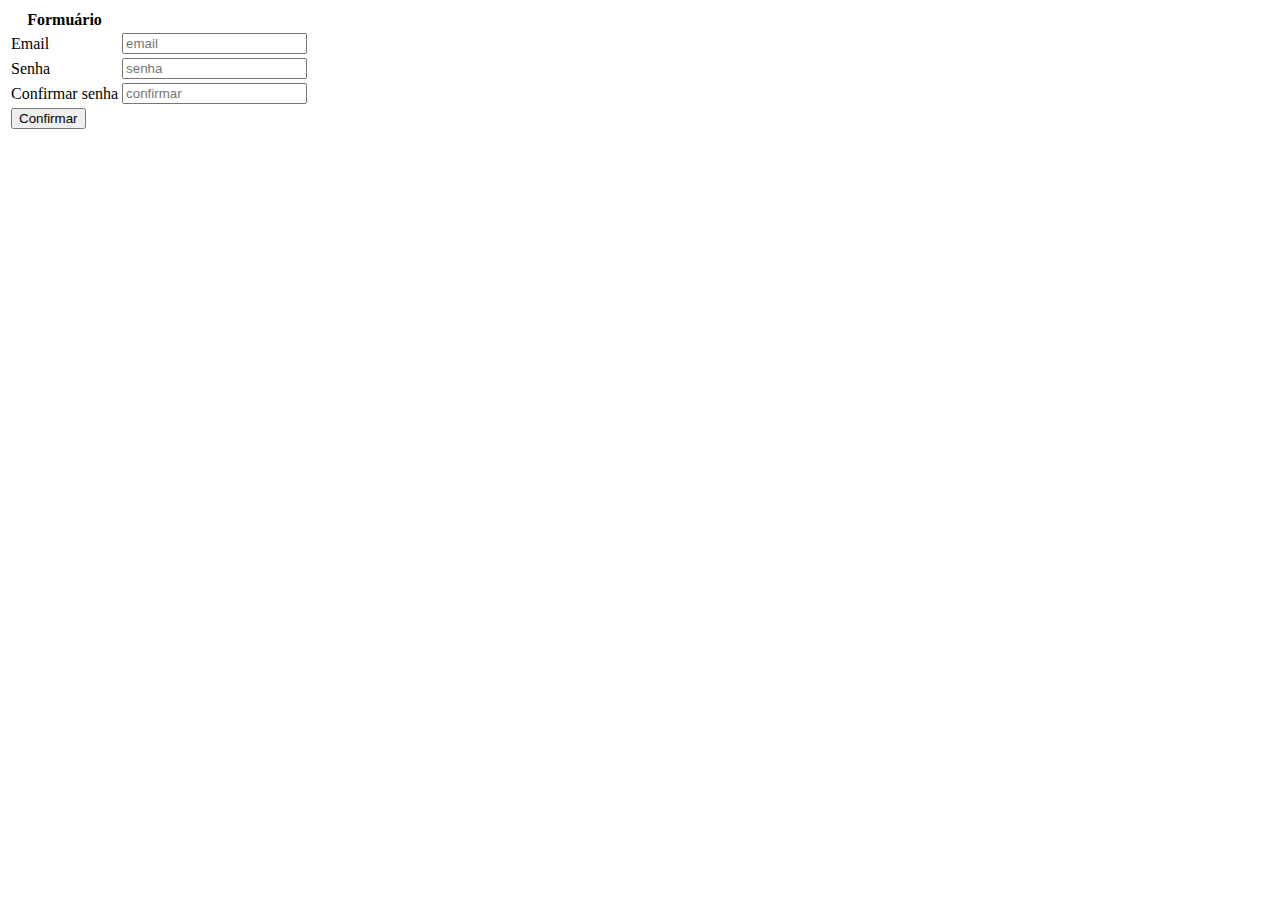
<file: index.html>
<!DOCTYPE html>
<html lang="en">
<head>
    <meta charset="UTF-8">
    <meta http-equiv="X-UA-Compatible" content="IE=edge">
    <meta name="viewport" content="width=device-width, initial-scale=1.0">
    <title>Document</title>
</head>
<body>
    <form action="./login.html">
        <table>
            <tr>
                <th>Formuário</th>
            </tr>
            <tr>
                <td><label for="email">Email</label></td>
                <td><input type="email" name="email" id="email" placeholder="email" required="true"></td>
            </tr>
            <tr>
                <td><label for="senha">Senha</label></td></td>
                <td><input type="password" name="senha" id="senha" placeholder="senha" required="true"></td>
            </tr>
            <tr>
                <td><label for="confirmar">Confirmar senha</label></td>
                <td><input type="password" name="confirmar" id="confirmar" placeholder="confirmar" required="true"></td>
            </tr>
            <tr>
                <td>
                    <input type="submit" id="login" name="login" value="Confirmar" >
                </td>
            </tr>
        </table>
    </form>
</body>
</html>
</file>
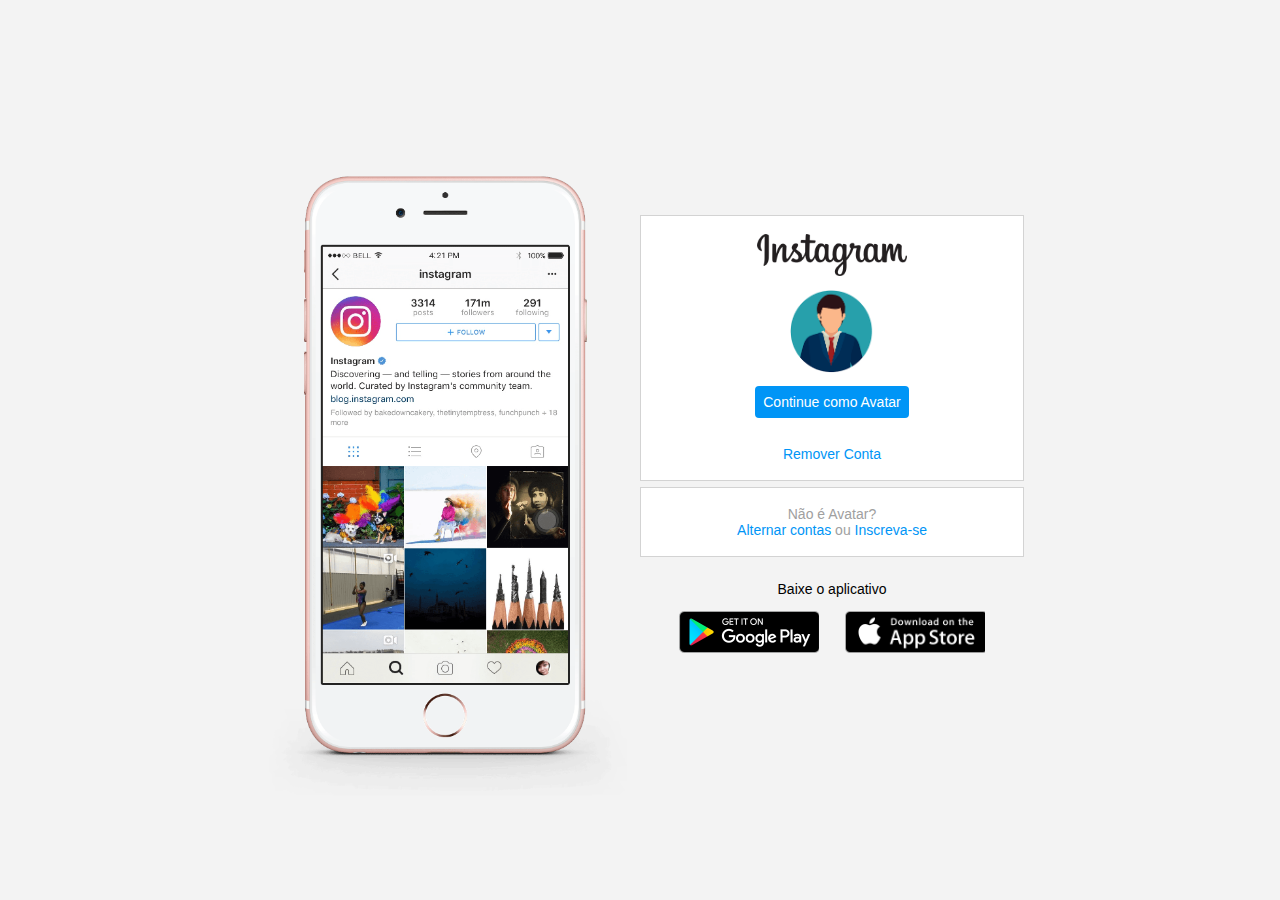
<file: Projeto-Ins/index.html>
<!DOCTYPE html>
<html lang="pt-br">
<head>
    <meta charset="UTF-8">
    <meta http-equiv="X-UA-Compatible" content="IE=edge">
    <meta name="viewport" content="width=device-width, initial-scale=1.0">
    <title>Instagram</title>
    <link rel="icon" href="./img/favicon.webp" type="image/x-icon">
    <link rel="stylesheet" href="style.css">
</head>
<body>
    
    <div class="container">

        <div class="phone">
            <img src="./img/instagram-celular.png" alt="Celular">
        </div>

        <div class="continue">

            <div class="continue__group">
                
                <img src="./img/instagram-logo.png" class="instagram-logo" alt="Instagram logo">
                
                <div class="profile-photo">
                    <img src="./img/avatar.png" alt="Profile">
                </div>

                <a href="#" class="continue__login">Continue como Avatar</a>
                <a href="#" class="continue__logout">Remover Conta</a>                
            </div>

            <div class="continue__group">

                <p class="continue__not-account">Não é Avatar?</p>

                <p class="continue__not-account">
                    
                    <span class="continue__link">Alternar contas</span>
                    ou
                    <span class="continue__link">Inscreva-se</span>
                </p>
            </div>

            <div class="app">

                <p class="app__get"> Baixe o aplicativo</p>

                <div class="app__download">
                    <a href="" class="app__platform"></a>
                    <a href="" class="app__platform"></a>
                </div>


            </div>

        </div>

    </div>
</body>
</html>
</file>
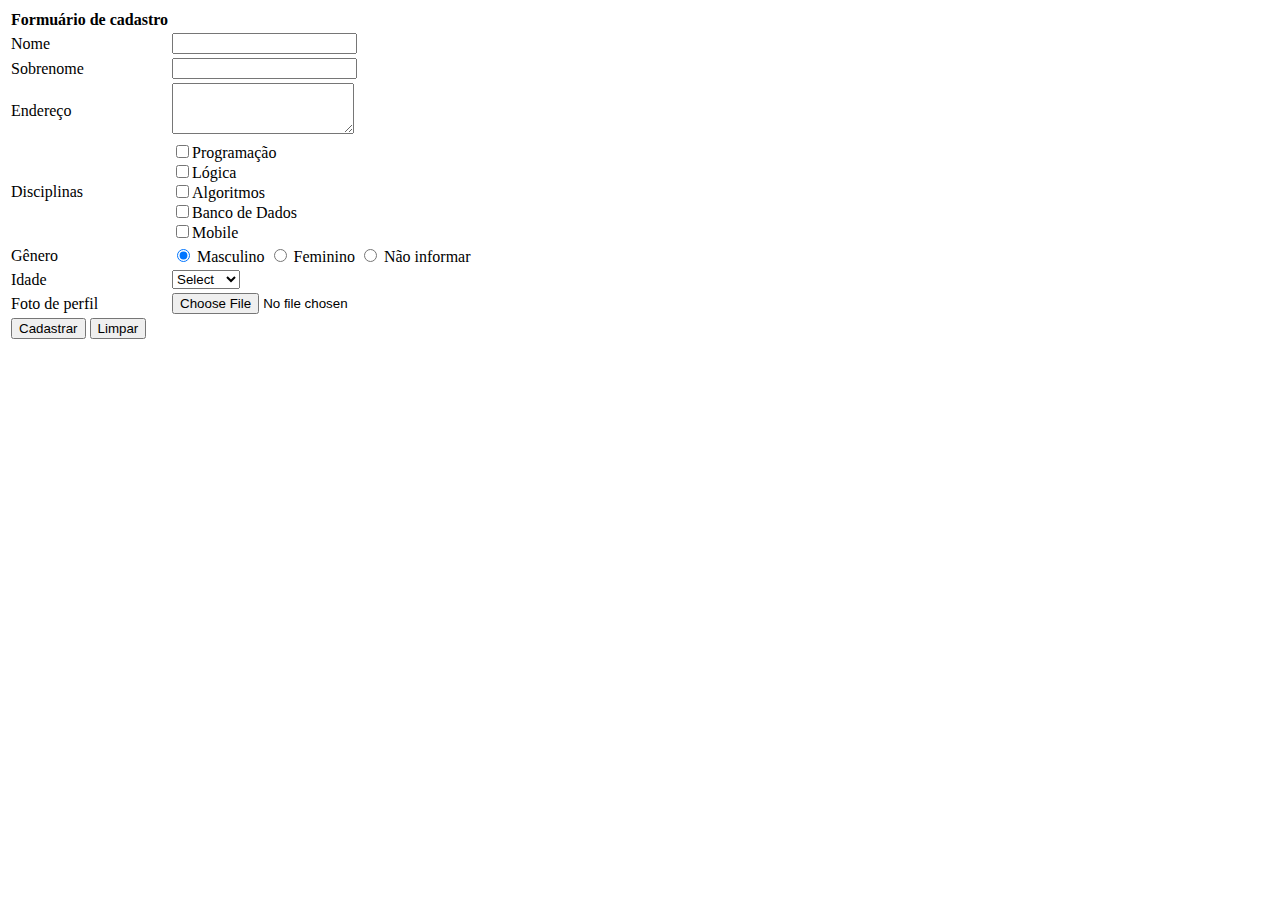
<file: desafio.html>
<!DOCTYPE html>
<html lang="en">
<head>
    <meta charset="UTF-8">
    <meta http-equiv="X-UA-Compatible" content="IE=edge">
    <meta name="viewport" content="width=device-width, initial-scale=1.0">
    <title>Document</title>
</head>
<body>
    <form>
        <table>
            <tr>
                <th>Formuário de cadastro</th>
            </tr>
            <tr>
                <td><label for="nome">Nome</label></td>
                <td><input name="nome" id="nome" type="text" required="true"/></td>
            </tr>
            <tr>
                <td><label for="sobrenome">Sobrenome</label></td>
                <td><input name="sobrenome" id="sobrenome" type="text" required="true"/></td>
            </tr>

            <tr>
                <td><label for="endereco">Endereço</label></td>
                <td><textarea rows="3" id="endereco" name="endereco" required="true"></textarea></td>
            </tr>

            <tr>
                <td><label for="disciplinas">Disciplinas</label></td>
                <td>
                    <input type="checkbox" />Programação <br />
                    <input type="checkbox" />Lógica<br />
                    <input type="checkbox" />Algoritmos<br />
                    <input type="checkbox" />Banco de Dados<br />
                    <input type="checkbox" />Mobile
                </td>
            </tr>

            <tr>
                <td><label for="genero">Gênero</label></td>
                <td>
                    <input type="radio" name="s1" id="m" checked="true" /> <label >Masculino</label>
                    <input type="radio" name="s1" id="f" /> <label >Feminino</label>
                    <input type="radio" name="s1" id="n"/> <label >Não informar</label>
                </td>
            </tr>

            <tr>
                <td><label for="idade">Idade</label></td>
                <td>
                    <select id="idade" name="idade">
                        <option value="">Select</option>
                        <option value="c">Criança</option>
                        <option value="a">Adulto</option>
                        <option value="i">Idoso</option>
                    </select>
                </td>
            </tr>

            <tr>
                <td><label for="picture">Foto de perfil</label></td>
                <td><input id="picture" type="file" name="picture"required="true"/></td>
            </tr>

            <tr>
                <td colspan="2">
                    <input type="button" value="Cadastrar" name="cadastrar" id="cadastrar" />
                    <input type="reset" value="Limpar" name="limpar" id="cadastrar"/>
                </td>
            </tr>
        </table>
        </form>
</body>
</html>
</file>
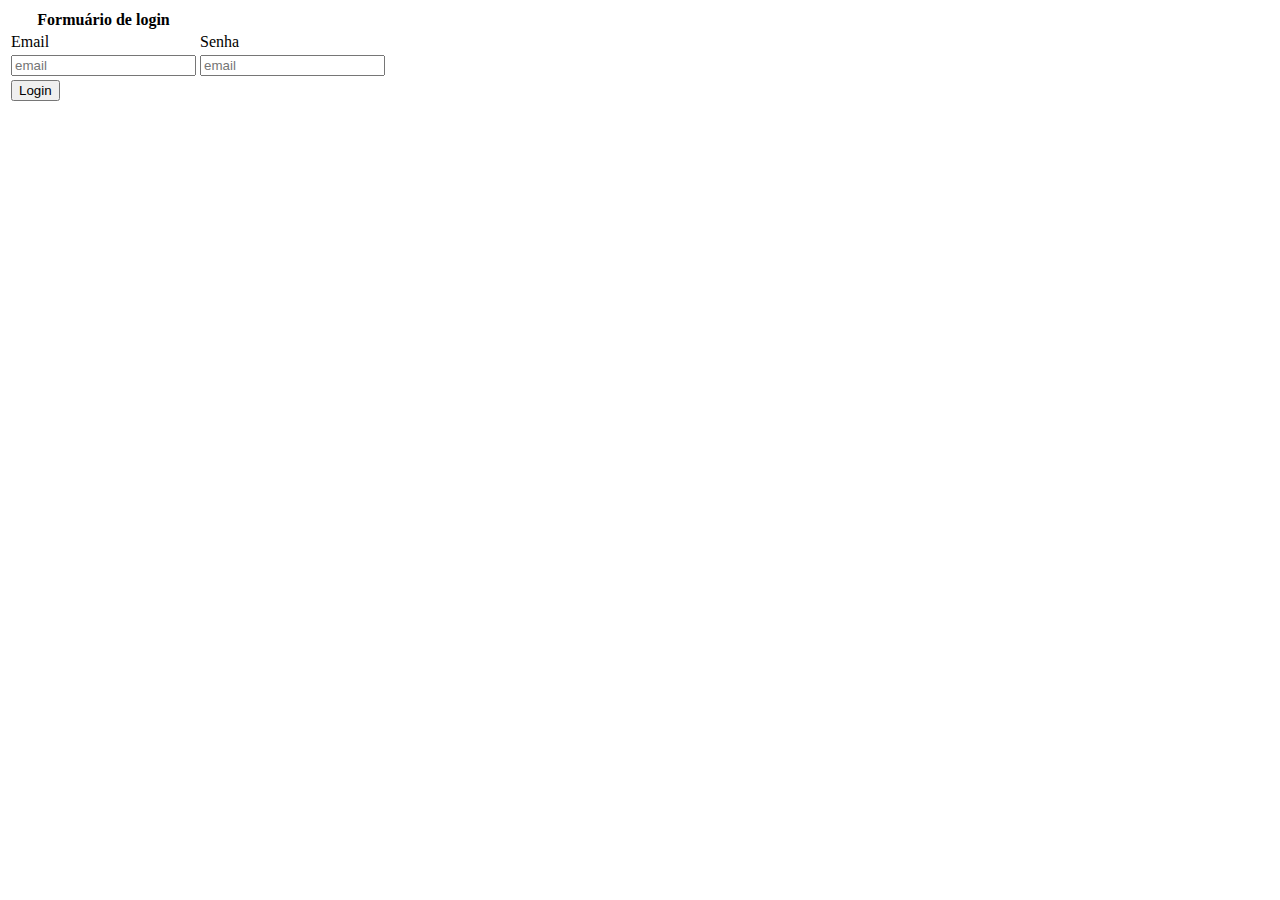
<file: login.html>
<!DOCTYPE html>
<html lang="en">
<head>
    <meta charset="UTF-8">
    <meta http-equiv="X-UA-Compatible" content="IE=edge">
    <meta name="viewport" content="width=device-width, initial-scale=1.0">
    <title>Document</title>
</head>
<body>
    <form action="./formulario.html">
        <table>
            <tr>
                <th>Formuário de login</th>
            </tr>
            <tr>
                <td><label for="email">Email</label></td>
                <td><label for="senha">Senha</label></td>
            </tr>
            <tr>
                <td><input type="email" id="email" name="email" placeholder="email" required="true"></td>
                <td><input type="password" name="email" id="email" placeholder="email" required="true"></td>
            </tr>
            <tr>
                <td><input type="submit" id="login" name="login" value="Login" ></td>
            </tr>
        </table>
    </form>
</body>
</html>
</file>
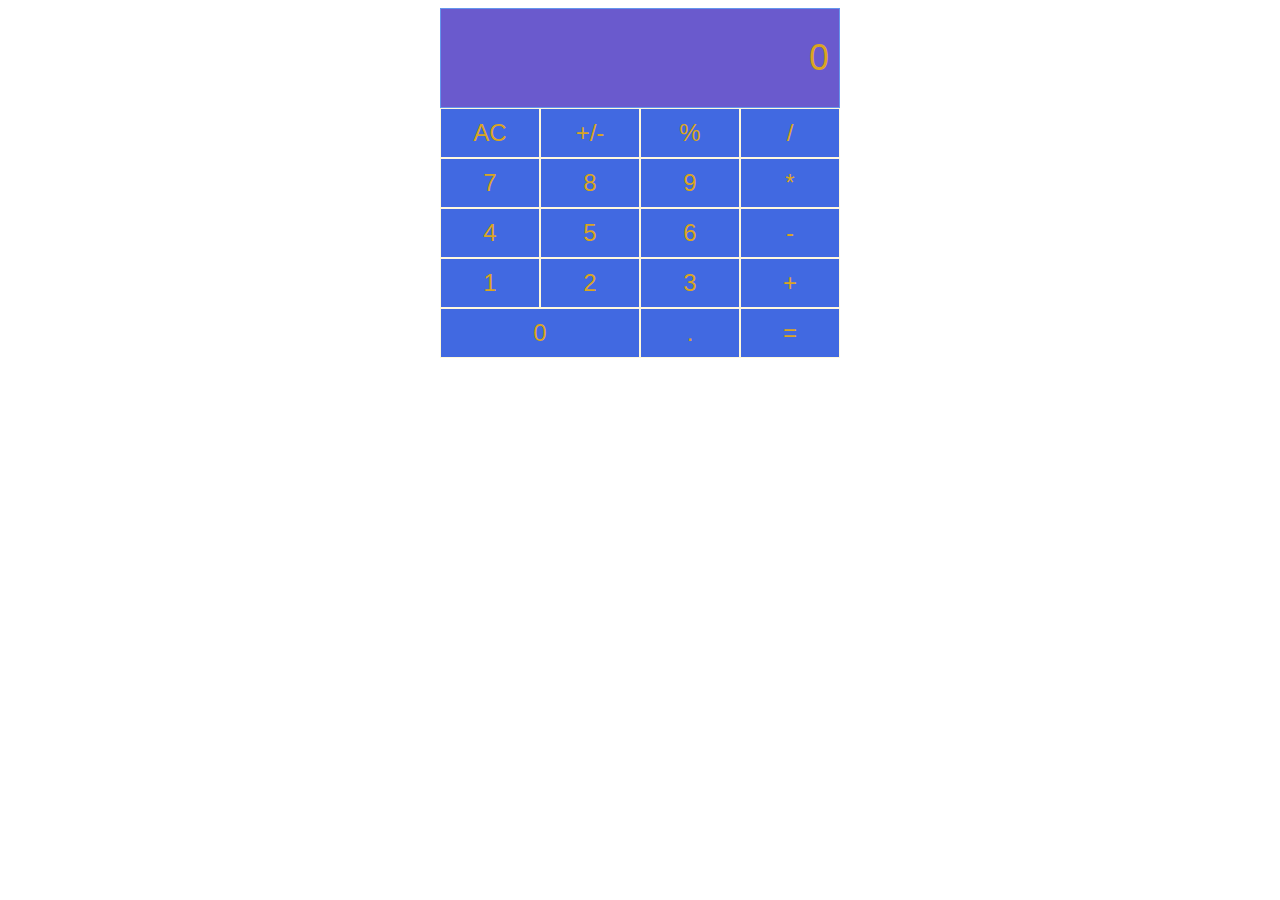
<file: Calculadora/calculadora.html>
<!DOCTYPE html>
<html lang="pt-br">
<head>
    <meta charset="UTF-8">
    <meta http-equiv="X-UA-Compatible" content="IE=edge">
    <meta name="viewport" content="width=device-width, initial-scale=1.0">
    <title>Calculadora</title>
    <link rel="stylesheet" href="estilos.css">
</head>
<body>
    <div class="container">

        <div class="result">
            0
        </div>

        <div class="buttons">
            
            <span class="button resetBtn">
                AC
            </span>
            
            <span class="button negative operator">
                +/-
            </span>

            <span class="button operator percent">
                %
            </span>

            <span class="button operator">
                /
            </span>

            <span class="button number">
                7
            </span>

            <span class="button number">
                8
            </span>

            <span class="button number">
                9
            </span>

            <span class="button operator">
                *
            </span>
            
            <span class="button number">
                4
            </span>

            <span class="button number">
                5
            </span>

            <span class="button number">
                6
            </span>
            
            <span class="button operator">
                -
            </span>

            <span class="button number">
                1
            </span>

            <span class="button number">
                2
            </span>

            <span class="button number">
                3
            </span>

            <span class="button operator">
                +
            </span>

            <span class="button number zero">
                0
            </span>

            <span class="button number dot">
                .
            </span>

            <span class="button operator">
                =
            </span>


        </div>
    </div>
</body>
<script src="calculadora.js"></script>
</html>
</file>
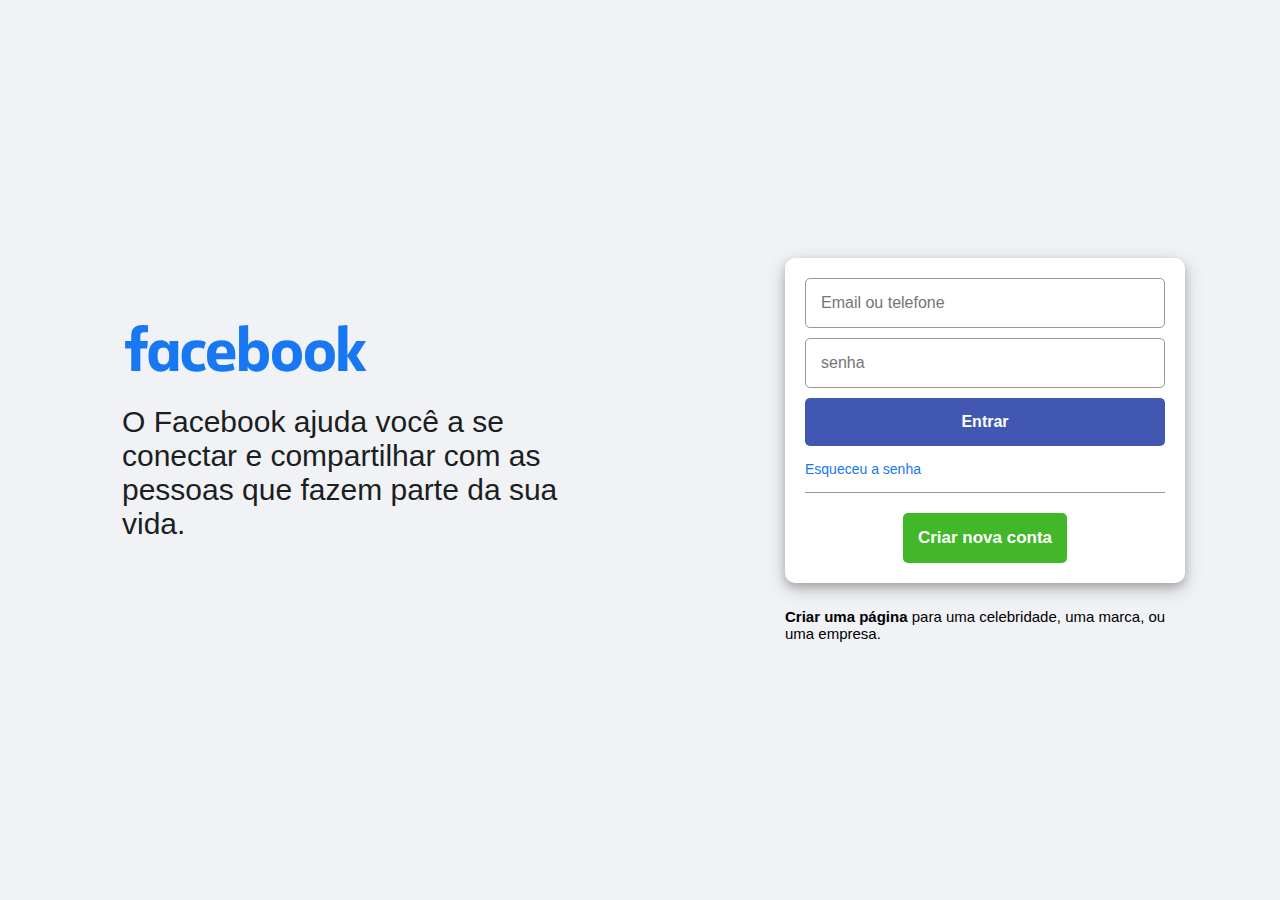
<file: html/projetoFacebook.html>
<!DOCTYPE html>
<html lang="en">

<head>
    <meta charset="UTF-8">
    <meta http-equiv="X-UA-Compatible" content="IE=edge">
    <meta name="viewport" content="width=device-width, initial-scale=1.0">

    <title>Facebook - entre ou cadastre-se</title>

    <link rel="stylesheet" href="../styles/style.css">
</head>

<body>

    <div class="container">

        <div class="left">

            <img src="../img/dF5SId3UHWd.svg" alt="" />
            <p>
                O Facebook ajuda você a se conectar e
                compartilhar com as pessoas que fazem parte da sua vida.
            </p>

        </div>

        <div class="right">

            <form action="">
                <input type="text" placeholder="Email ou telefone">

                <input type="password" placeholder="senha">

                <a href="" class="right__loginBtn right__loginBtn--hover">
                    Entrar
                </a>

                <a href="" class="right__forget">
                    Esqueceu a senha
                </a>
                
                <div class="right__sign-up">
                    <a href="" class="right__signupBtn">Criar nova conta</a>
                </div>

            </form>

            <p>
                <strong>Criar uma página</strong>
                para uma celebridade, uma marca, ou uma empresa.
            </p>

        </div>


    </div>

</body>

</html>
</file>
<file: Projeto-Ins/style.css>
*{
    padding: 0;
    margin: 0;
    box-sizing: border-box;
    text-decoration: none;
    font-family: sans-serif;
    font-size: 14px;
}

body {
    width: 100%;
    min-height: 100vh;
    background-color: rgb(243, 243, 243);
    margin: 0;
    padding: 0;
    display: flex;
    justify-content: center;
}

.container{
    display: flex;
    align-items: center;
    justify-content: start;
    width: 60%;
    height: 100vh;
}

.phone{
    display: flex;
    align-items: center;
    justify-content: center;
    width: 50%;
}

.phone img{
    height:50rem;
}

.continue{
    display: flex;
    align-items: center;
    justify-content: space-around;
    flex-direction: column;
    width: 50%;
    min-height: 34rem;
}

.continue__group{
    display: flex;
    justify-content:space-between;
    align-items: center;
    flex-direction: column;
    background-color:white;
    width: 100%;
    padding: 1.3rem 0;
    border: 1px solid lightgray
}

.continue__group:nth-child(1){
    min-height: 19rem;
}

.instagram-logo{
    height:3rem;
}

.profile-photo{
    display: flex;
    justify-content: center;
    align-items: center;
    border-radius: 50%;
    overflow: hidden;
}

.profile-photo img{
    height: 6rem;
}

.continue__login{
    background-color: #0095f6;
    color: white;
    padding:8px;
    border-radius: 4px;
}

.continue__logout{
    color: #0095f6;
    margin-top:1rem
}

.continue__not-account{
    color: rgb(160, 160, 160);
}

.continue__link{
    color: #0095f6;
}

.app{
    display:flex;
    flex-direction: column;
    align-items: center;
    justify-content: center;
    width: 100%;
    padding: 1.3rem 0;
}

.app__download{
    display: flex;
    width: 100%;
    justify-content: space-evenly;
    align-items: center;
    padding: 1rem;
}

.app__platform{
    height:3rem;
    width:10rem;
    background-size: cover;
}

.app__platform:nth-child(1){
    background-image: url('./img/googleplay-button.png')
}

.app__platform:nth-child(2){
    background-image: url('./img/apple-button.png')
}

@media only screen and (max-width:1024px){
    .container{
        width: 90%;
    }
}

@media only screen and (max-width: 650px) {
    body{
        background-color: white;
    }
    .container{
        width: 90%;
    }

    .phone{
        display: none;
    }
    .continue{
        width: 100%;
    }
    .continue__group{
        border: 1px solid transparent;
    }
}

@media only screen and (max-width: 400px){
    .container{
        width: 100%;
    }
    .phone{
        display: none;
    }
    .app{
        display: none;
    }
}
</file>
<file: Calculadora/estilos.css>
*{
    box-sizing: border-box;
    font-family: Verdana, Geneva, Tahoma, sans-serif;
    color:goldenrod;
}

body{
    display: flex;
    justify-content: center;
    align-items: flex-start;
}

.container{
    display: flex;
    flex-wrap: wrap;
    min-width: 400px;
}

.buttons,.result{
    display: flex;
    flex-wrap: wrap;
    flex:0 1 100%;
}

.result{
    height: 100px;
    border: 1px solid cornflowerblue;
    justify-content: flex-end;
    align-items: center;
    background: slateblue;
    font-size: 36px;
    padding:10px;
    transition: 0.5s;
}

.result:houver{
    background:rgb(127, 113, 210)
}

.button{
    display: flex;
    flex:0 1 25%;
    justify-content: center;
    align-items: center;
    height: 50px;
    border: 1px solid cornsilk;
    cursor: pointer;
    background: royalblue;
    font-size: 24px;
    transition: 0.5s;
}

.button:hover{
    background: cornflowerblue;
}

.zero{
    flex-grow: 2;
}
</file>
<file: styles/style.css>
* {
    margin: 0;
    padding: 0;
    box-sizing: border-box;
}

body {
    display: flex;
    justify-content: center;
    align-items: center;
    width: 100%;
    height: 100vh;
    background-color: #f0f2f5;
}

.container {
    width: 100%;
    height: 100%;
    display: flex;
    justify-content: space-around;
    align-items: center;
    overflow: hidden;
}

.left .right,
form {
    display: flex;
    align-content: center;
    justify-content: center;
    flex-direction: column;
}

.left {
    width: 500px;
    align-items: flex-start;
}

.left img {
    height: 106px;
}

.left p {
    font-size: 30px;
    color: #1c1e21;
    height: 200px;
    font-family: 'Roboto Condensed', sans-serif;
    position: relative;
    left: 27px;
}

.right {
    width: 400px;
}

form {
    background-color: white;
    border-radius: 10px;
    width: 400px;
    display: flex;
    padding: 20px;
    margin-bottom: 25px;
    box-shadow: 0 4px 8px 0 rgba(0, 0, 0, 0.2), 0 6px 20px 0 rgba(0, 0, 0, 0.19);
}

form input {
    width: 100%;
    padding: 15px;
    margin-bottom: 10px;
    border-radius: 5px;
    border: 1px solid #999;
    outline: none;
    font-size: 16px;
}

form input:focus {
    border: 1px solid #1877f2;
}

.right__loginBtn {
    background-color: #1877f2;
    padding: 15px;
    text-align: center;
    text-decoration: none;
    width: 100%;
    border-radius: 5px;
    color: white;
    font-family: 'Arial';
    font-weight: 700;
    transition: 0.5s;
}

.right__loginBtn--hover {
    background-color: #4257b2;
}

.right__forget {
    margin: 15px 0;
    text-decoration: none;
    color: #1877f2;
    font-family: 'Arial';
    font-size: 14px;
}

.right__sign-up {
    padding-top: 20px;
    border-top: 1px solid #999;
    width: 100%;
    display: flex;
    justify-content: center;
}

.right__signupBtn {
    background-color:#42b72a;
    padding:15px ;
    text-align: center;
    text-decoration: none;
    border-radius: 5px;
    color: white;
    font-size: 17px;
    font-family: 'Arial';
    font-weight: 600;
    transition:0.5s;
}

.right__signupBtn--hover:hover{
    background-color: green;
}

.right p{
    font-size:15px;
    font-family: 'Arial';
    color:black;
}

@media(max-width:950px){

    .container{
        flex-direction: column;
    }

    .left{
        width:400px;
        align-content:center;
        align-items:center;
    }

    .left p{
        height: 75px;
        font-size: 20px;
    }

}

@media(max-width:500px){

    .right{
        display: flex;
        flex-direction: column;
        justify-content:center;
        align-items: center
    }

    
    form{
        width:350px;
        align-content: center;
        align-items:center;
    }
}

@media(max-width:300px){
    .right{
        display: flex;
        justify-content:center;
    }

    .left{
        display: flex;
        justify-content: center;
    }

    .left img{
        height: 95px;
        
    }

    form{
        width:250px;
        align-content: center;
        align-items:center;
    }

    .left p, .right p{
        display: none;
    }

    form input, .right__forget, .right__loginBtn, .right__signupBtn{
        font-size: 12px;
    }
}
</file>
